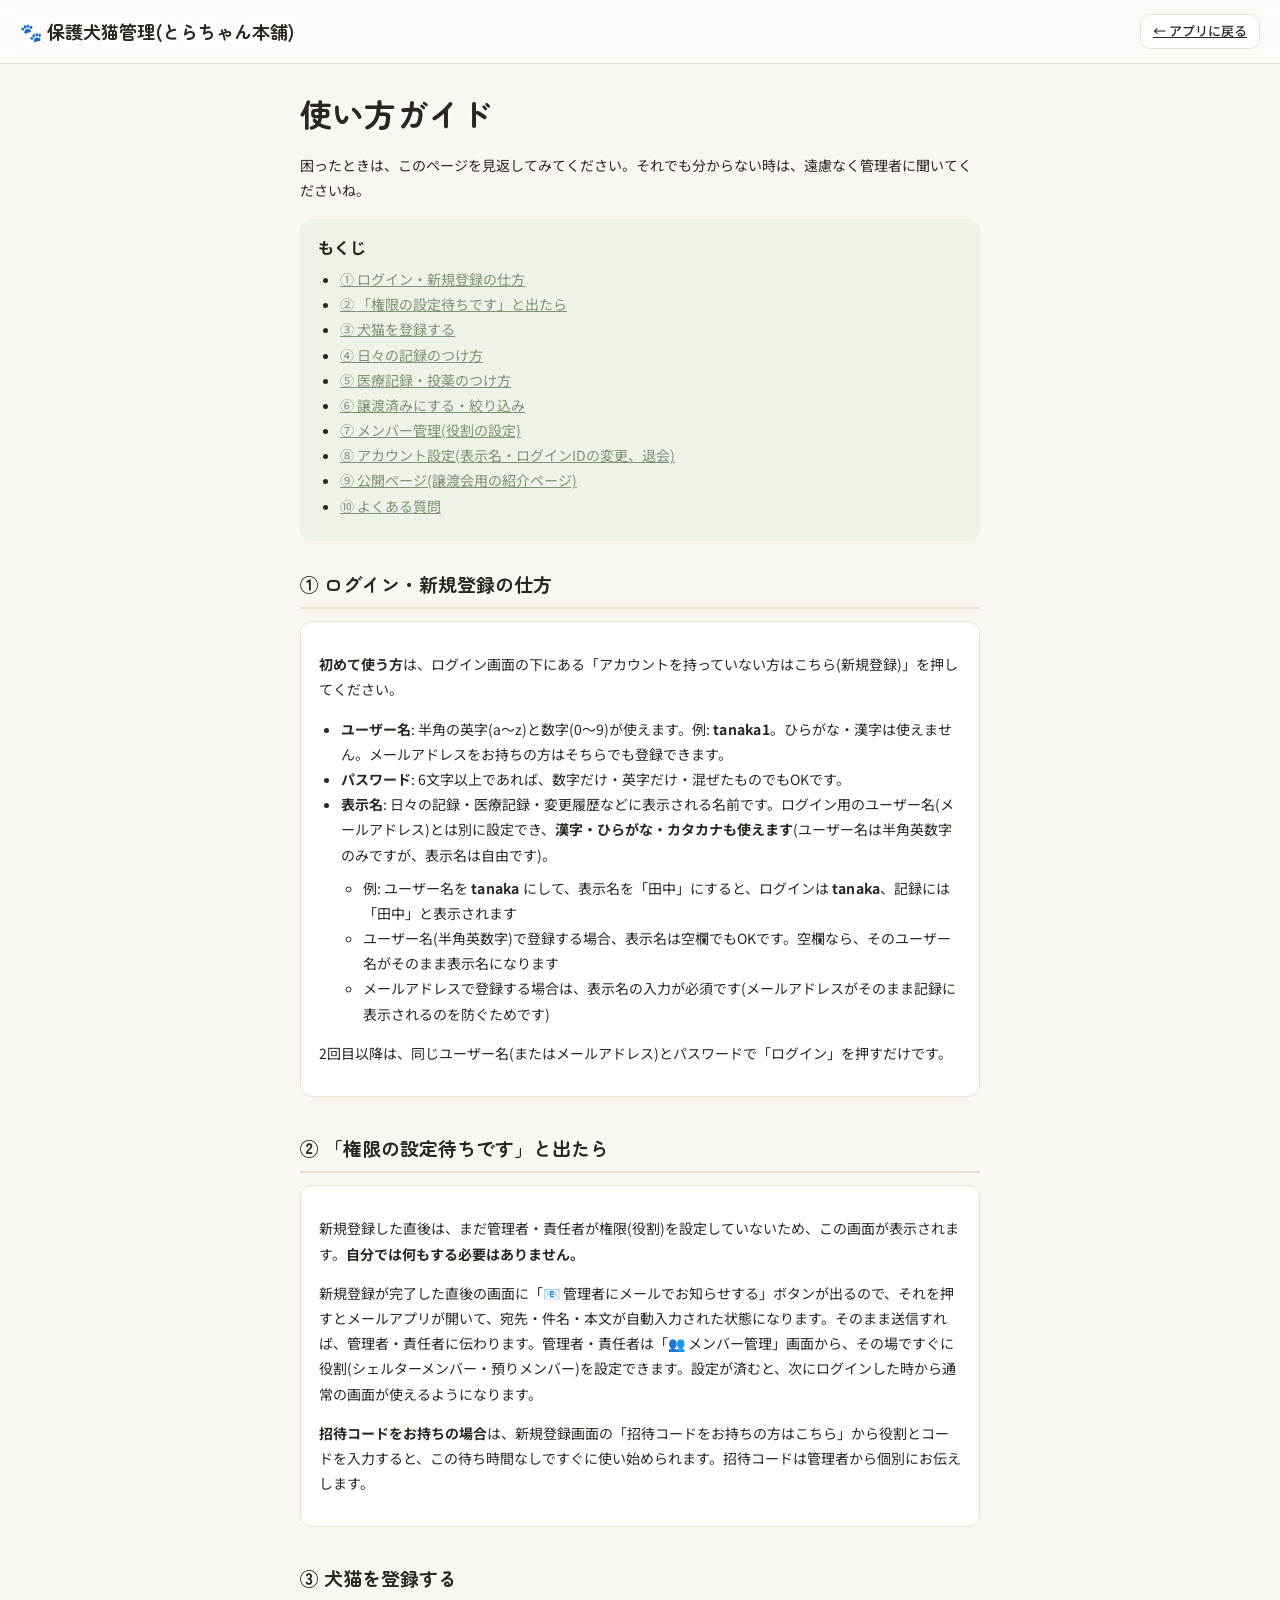
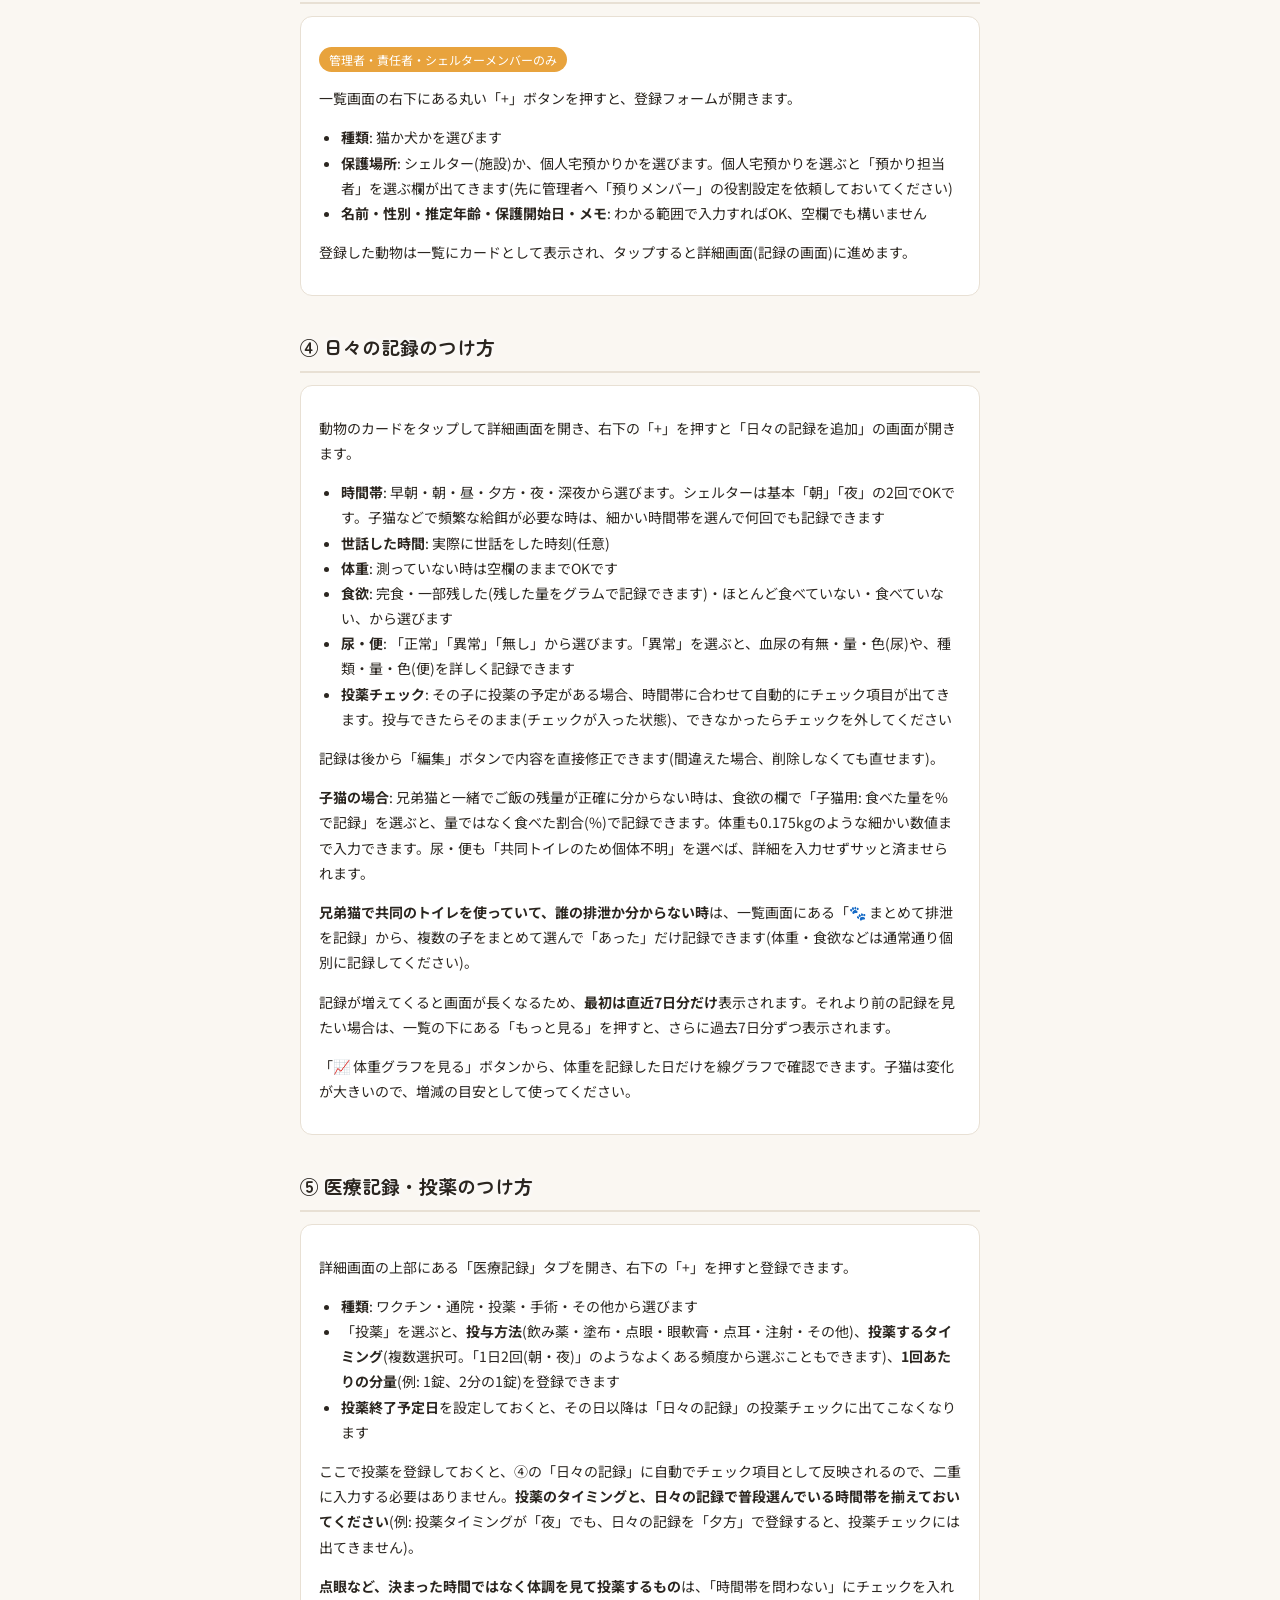
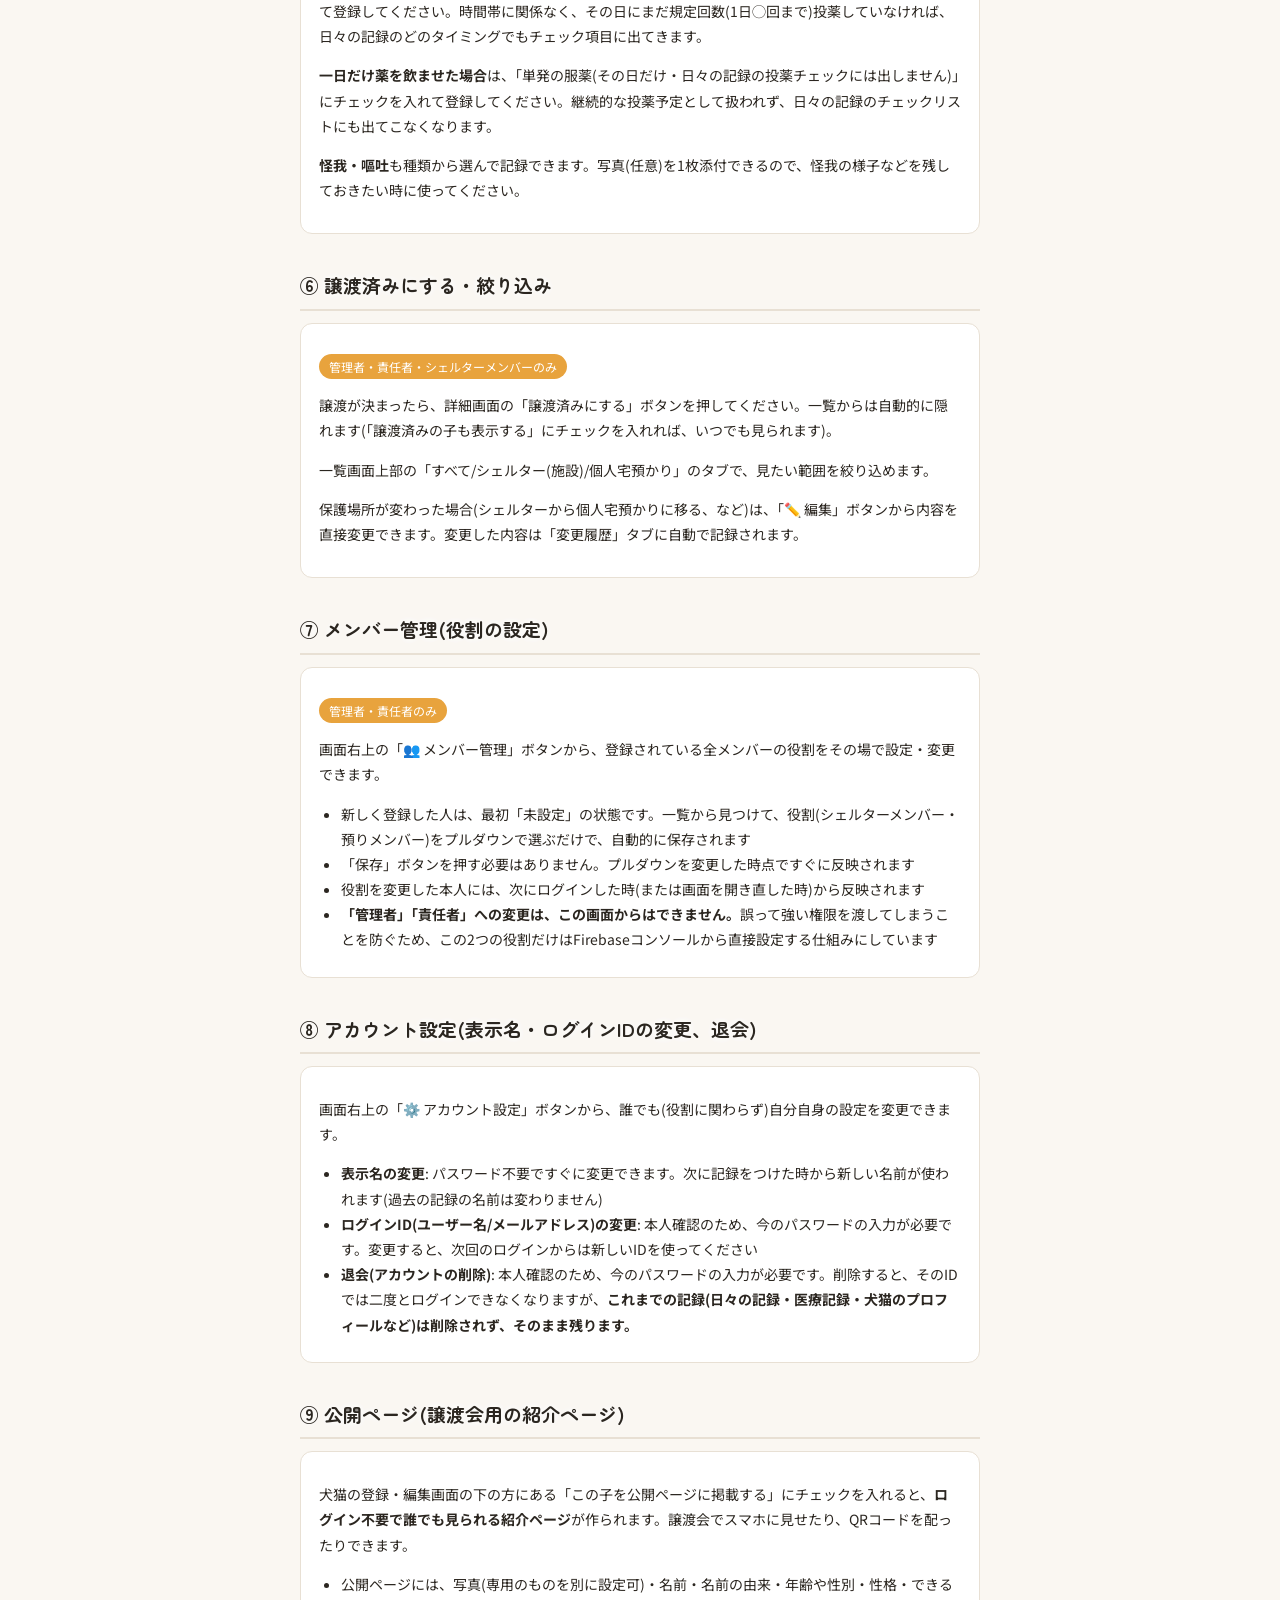
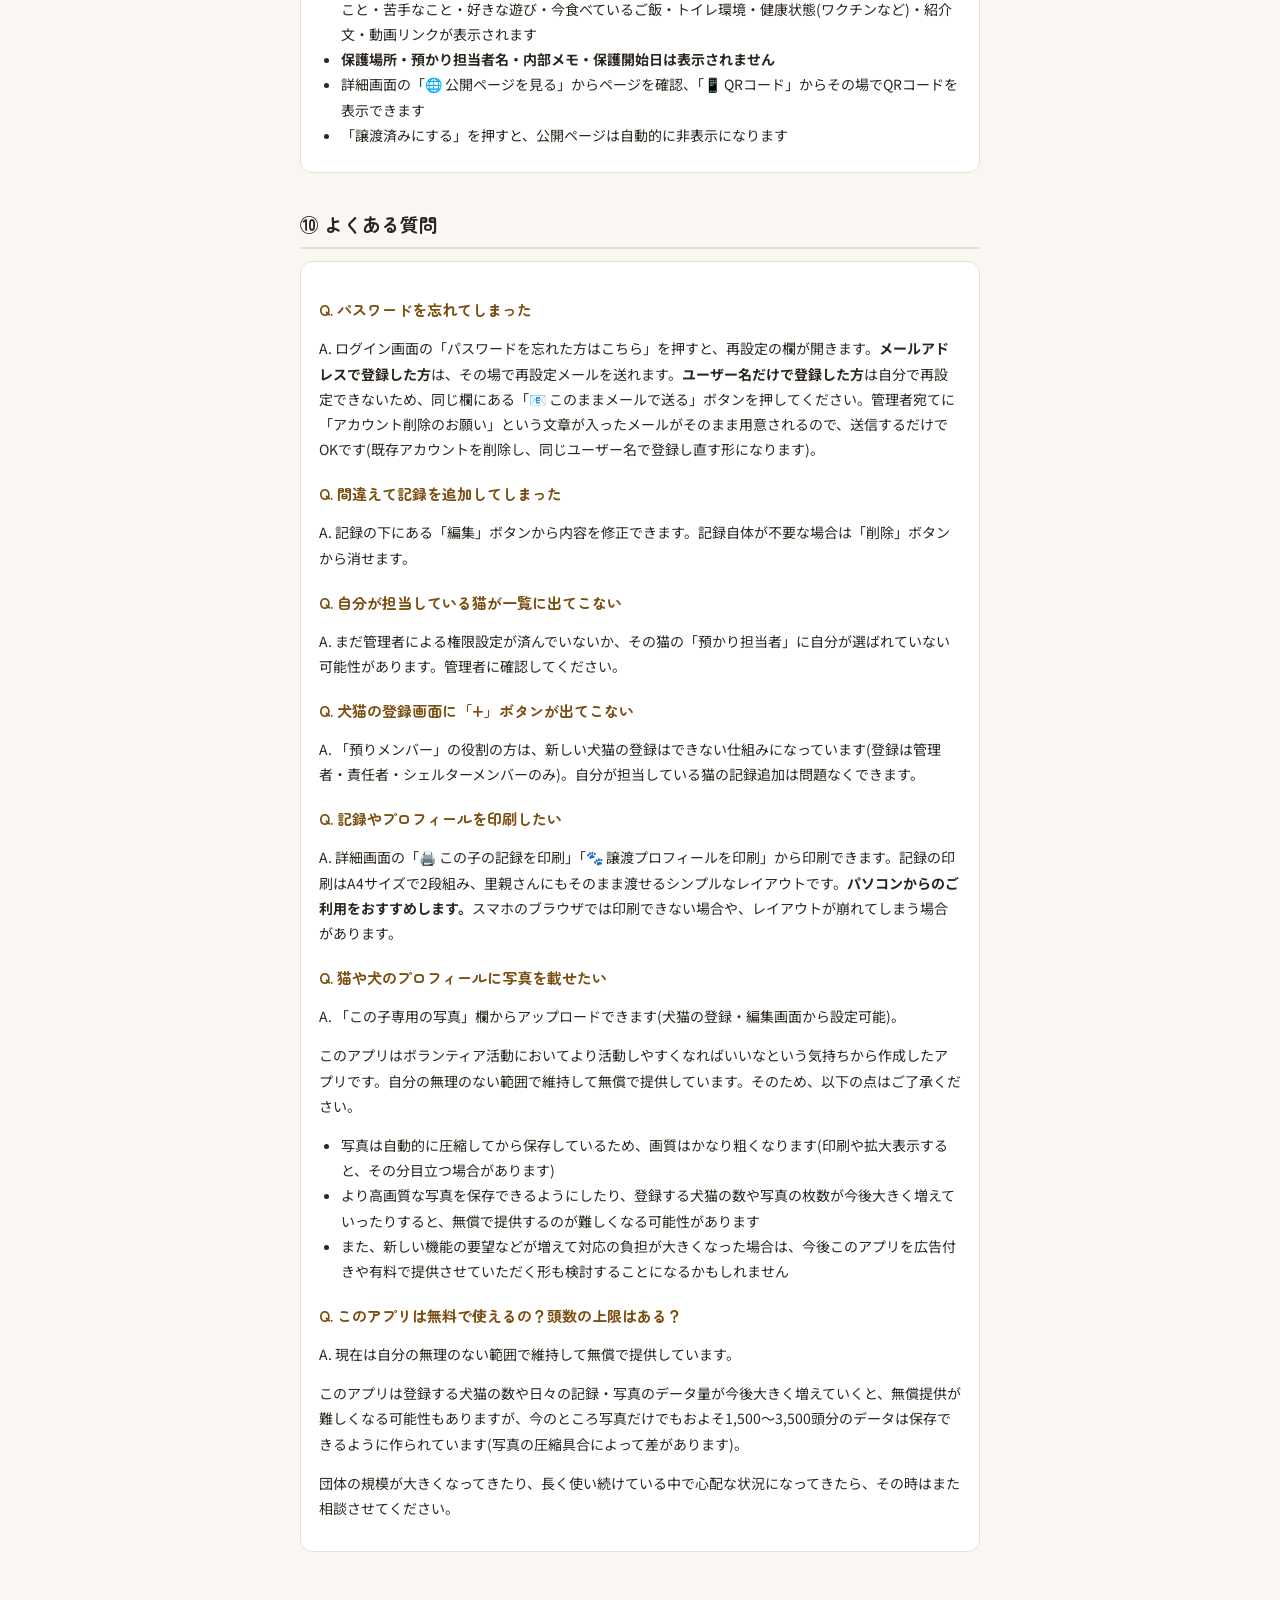
<file: guide.html>
<!DOCTYPE html>
<html lang="ja">
<head>
<meta charset="UTF-8">
<meta name="viewport" content="width=device-width, initial-scale=1.0">
<title id="page-title">使い方ガイド</title>
<link rel="manifest" href="manifest.json">
<meta name="theme-color" content="#ff6996">
<link rel="apple-touch-icon" href="apple-touch-icon.png">
<meta name="apple-mobile-web-app-capable" content="yes">
<meta name="apple-mobile-web-app-title" content="保護ログ">
<link rel="stylesheet" href="style.css?v=1784285985">
<style>
  .guide-container { max-width: 720px; margin: 0 auto; padding: 24px 20px 60px; }
  .guide-container h2 { font-size: 19px; margin-top: 36px; margin-bottom: 12px; padding-bottom: 8px; border-bottom: 2px solid var(--border); }
  .guide-container h2:first-of-type { margin-top: 12px; }
  .guide-container h3 { font-size: 15px; margin-top: 20px; margin-bottom: 8px; color: var(--accent-ink); }
  .guide-container p, .guide-container li { font-size: 14px; color: var(--ink); line-height: 1.8; }
  .guide-container ul, .guide-container ol { padding-left: 22px; margin: 8px 0; }
  .guide-box { background: var(--surface); border: 1px solid var(--border); border-radius: 12px; padding: 16px 18px; margin: 12px 0; }
  .guide-toc { background: var(--sage-bg); border-radius: 12px; padding: 16px 18px; margin: 16px 0 28px; }
  .guide-toc a { color: var(--sage); text-decoration: underline; }
  .guide-toc ul { margin: 6px 0; }
  .role-tag { display:inline-block; font-size:12px; padding:2px 10px; border-radius:999px; background:var(--accent); color:#fff; margin-right:6px; }
  @media (max-width: 640px) {
    .topbar { flex-wrap: wrap; row-gap: 8px; }
  }
</style>
</head>
<body>

<div class="screen">
  <div class="topbar">
    <div class="brand" id="brand-title">🐾 犬猫の健康管理</div>
    <a href="app.html" class="btn btn-outline btn-small">← アプリに戻る</a>
  </div>

  <div class="guide-container">
    <h1>使い方ガイド</h1>
    <p>困ったときは、このページを見返してみてください。それでも分からない時は、遠慮なく管理者に聞いてくださいね。</p>

    <div class="guide-toc">
      <strong>もくじ</strong>
      <ul>
        <li><a href="#login">① ログイン・新規登録の仕方</a></li>
        <li><a href="#pending">② 「権限の設定待ちです」と出たら</a></li>
        <li><a href="#register">③ 犬猫を登録する</a></li>
        <li><a href="#daily">④ 日々の記録のつけ方</a></li>
        <li><a href="#medical">⑤ 医療記録・投薬のつけ方</a></li>
        <li><a href="#adopted">⑥ 譲渡済みにする・絞り込み</a></li>
        <li><a href="#members">⑦ メンバー管理(役割の設定)</a></li>
        <li><a href="#account">⑧ アカウント設定(表示名・ログインIDの変更、退会)</a></li>
        <li><a href="#public">⑨ 公開ページ(譲渡会用の紹介ページ)</a></li>
        <li><a href="#faq">⑩ よくある質問</a></li>
      </ul>
    </div>

    <h2 id="login">① ログイン・新規登録の仕方</h2>
    <div class="guide-box">
      <p><strong>初めて使う方</strong>は、ログイン画面の下にある「アカウントを持っていない方はこちら(新規登録)」を押してください。</p>
      <ul>
        <li><strong>ユーザー名</strong>: 半角の英字(a〜z)と数字(0〜9)が使えます。例: <span class="mono">tanaka1</span>。ひらがな・漢字は使えません。メールアドレスをお持ちの方はそちらでも登録できます。</li>
        <li><strong>パスワード</strong>: 6文字以上であれば、数字だけ・英字だけ・混ぜたものでもOKです。</li>
        <li><strong>表示名</strong>: 日々の記録・医療記録・変更履歴などに表示される名前です。ログイン用のユーザー名(メールアドレス)とは別に設定でき、<strong>漢字・ひらがな・カタカナも使えます</strong>(ユーザー名は半角英数字のみですが、表示名は自由です)。
          <ul>
            <li>例: ユーザー名を <span class="mono">tanaka</span> にして、表示名を「田中」にすると、ログインは <span class="mono">tanaka</span>、記録には「田中」と表示されます</li>
            <li>ユーザー名(半角英数字)で登録する場合、表示名は空欄でもOKです。空欄なら、そのユーザー名がそのまま表示名になります</li>
            <li>メールアドレスで登録する場合は、表示名の入力が必須です(メールアドレスがそのまま記録に表示されるのを防ぐためです)</li>
          </ul>
        </li>
      </ul>
      <p>2回目以降は、同じユーザー名(またはメールアドレス)とパスワードで「ログイン」を押すだけです。</p>
    </div>

    <h2 id="pending">② 「権限の設定待ちです」と出たら</h2>
    <div class="guide-box">
      <p>新規登録した直後は、まだ管理者・責任者が権限(役割)を設定していないため、この画面が表示されます。<strong>自分では何もする必要はありません。</strong></p>
      <p>新規登録が完了した直後の画面に「📧 管理者にメールでお知らせする」ボタンが出るので、それを押すとメールアプリが開いて、宛先・件名・本文が自動入力された状態になります。そのまま送信すれば、管理者・責任者に伝わります。管理者・責任者は「👥 メンバー管理」画面から、その場ですぐに役割(シェルターメンバー・預りメンバー)を設定できます。設定が済むと、次にログインした時から通常の画面が使えるようになります。</p>
      <p><strong>招待コードをお持ちの場合</strong>は、新規登録画面の「招待コードをお持ちの方はこちら」から役割とコードを入力すると、この待ち時間なしですぐに使い始められます。招待コードは管理者から個別にお伝えします。</p>
    </div>

    <h2 id="register">③ 犬猫を登録する</h2>
    <div class="guide-box">
      <p><span class="role-tag">管理者・責任者・シェルターメンバーのみ</span></p>
      <p>一覧画面の右下にある丸い「+」ボタンを押すと、登録フォームが開きます。</p>
      <ul>
        <li><strong>種類</strong>: 猫か犬かを選びます</li>
        <li><strong>保護場所</strong>: シェルター(施設)か、個人宅預かりかを選びます。個人宅預かりを選ぶと「預かり担当者」を選ぶ欄が出てきます(先に管理者へ「預りメンバー」の役割設定を依頼しておいてください)</li>
        <li><strong>名前・性別・推定年齢・保護開始日・メモ</strong>: わかる範囲で入力すればOK、空欄でも構いません</li>
      </ul>
      <p>登録した動物は一覧にカードとして表示され、タップすると詳細画面(記録の画面)に進めます。</p>
    </div>

    <h2 id="daily">④ 日々の記録のつけ方</h2>
    <div class="guide-box">
      <p>動物のカードをタップして詳細画面を開き、右下の「+」を押すと「日々の記録を追加」の画面が開きます。</p>
      <ul>
        <li><strong>時間帯</strong>: 早朝・朝・昼・夕方・夜・深夜から選びます。シェルターは基本「朝」「夜」の2回でOKです。子猫などで頻繁な給餌が必要な時は、細かい時間帯を選んで何回でも記録できます</li>
        <li><strong>世話した時間</strong>: 実際に世話をした時刻(任意)</li>
        <li><strong>体重</strong>: 測っていない時は空欄のままでOKです</li>
        <li><strong>食欲</strong>: 完食・一部残した(残した量をグラムで記録できます)・ほとんど食べていない・食べていない、から選びます</li>
        <li><strong>尿・便</strong>: 「正常」「異常」「無し」から選びます。「異常」を選ぶと、血尿の有無・量・色(尿)や、種類・量・色(便)を詳しく記録できます</li>
        <li><strong>投薬チェック</strong>: その子に投薬の予定がある場合、時間帯に合わせて自動的にチェック項目が出てきます。投与できたらそのまま(チェックが入った状態)、できなかったらチェックを外してください</li>
      </ul>
      <p>記録は後から「編集」ボタンで内容を直接修正できます(間違えた場合、削除しなくても直せます)。</p>
      <p><strong>子猫の場合</strong>: 兄弟猫と一緒でご飯の残量が正確に分からない時は、食欲の欄で「子猫用: 食べた量を%で記録」を選ぶと、量ではなく食べた割合(%)で記録できます。体重も0.175kgのような細かい数値まで入力できます。尿・便も「共同トイレのため個体不明」を選べば、詳細を入力せずサッと済ませられます。</p>
      <p><strong>兄弟猫で共同のトイレを使っていて、誰の排泄か分からない時</strong>は、一覧画面にある「🐾 まとめて排泄を記録」から、複数の子をまとめて選んで「あった」だけ記録できます(体重・食欲などは通常通り個別に記録してください)。</p>
      <p>記録が増えてくると画面が長くなるため、<strong>最初は直近7日分だけ</strong>表示されます。それより前の記録を見たい場合は、一覧の下にある「もっと見る」を押すと、さらに過去7日分ずつ表示されます。</p>
      <p>「📈 体重グラフを見る」ボタンから、体重を記録した日だけを線グラフで確認できます。子猫は変化が大きいので、増減の目安として使ってください。</p>
    </div>

    <h2 id="medical">⑤ 医療記録・投薬のつけ方</h2>
    <div class="guide-box">
      <p>詳細画面の上部にある「医療記録」タブを開き、右下の「+」を押すと登録できます。</p>
      <ul>
        <li><strong>種類</strong>: ワクチン・通院・投薬・手術・その他から選びます</li>
        <li>「投薬」を選ぶと、<strong>投与方法</strong>(飲み薬・塗布・点眼・眼軟膏・点耳・注射・その他)、<strong>投薬するタイミング</strong>(複数選択可。「1日2回(朝・夜)」のようなよくある頻度から選ぶこともできます)、<strong>1回あたりの分量</strong>(例: 1錠、2分の1錠)を登録できます</li>
        <li><strong>投薬終了予定日</strong>を設定しておくと、その日以降は「日々の記録」の投薬チェックに出てこなくなります</li>
      </ul>
      <p>ここで投薬を登録しておくと、④の「日々の記録」に自動でチェック項目として反映されるので、二重に入力する必要はありません。<strong>投薬のタイミングと、日々の記録で普段選んでいる時間帯を揃えておいてください</strong>(例: 投薬タイミングが「夜」でも、日々の記録を「夕方」で登録すると、投薬チェックには出てきません)。</p>
      <p><strong>点眼など、決まった時間ではなく体調を見て投薬するもの</strong>は、「時間帯を問わない」にチェックを入れて登録してください。時間帯に関係なく、その日にまだ規定回数(1日◯回まで)投薬していなければ、日々の記録のどのタイミングでもチェック項目に出てきます。</p>
      <p><strong>一日だけ薬を飲ませた場合</strong>は、「単発の服薬(その日だけ・日々の記録の投薬チェックには出しません)」にチェックを入れて登録してください。継続的な投薬予定として扱われず、日々の記録のチェックリストにも出てこなくなります。</p>
      <p><strong>怪我・嘔吐</strong>も種類から選んで記録できます。写真(任意)を1枚添付できるので、怪我の様子などを残しておきたい時に使ってください。</p>
    </div>

    <h2 id="adopted">⑥ 譲渡済みにする・絞り込み</h2>
    <div class="guide-box">
      <p><span class="role-tag">管理者・責任者・シェルターメンバーのみ</span></p>
      <p>譲渡が決まったら、詳細画面の「譲渡済みにする」ボタンを押してください。一覧からは自動的に隠れます(「譲渡済みの子も表示する」にチェックを入れれば、いつでも見られます)。</p>
      <p>一覧画面上部の「すべて/シェルター(施設)/個人宅預かり」のタブで、見たい範囲を絞り込めます。</p>
      <p>保護場所が変わった場合(シェルターから個人宅預かりに移る、など)は、「✏️ 編集」ボタンから内容を直接変更できます。変更した内容は「変更履歴」タブに自動で記録されます。</p>
    </div>

    <h2 id="members">⑦ メンバー管理(役割の設定)</h2>
    <div class="guide-box">
      <p><span class="role-tag">管理者・責任者のみ</span></p>
      <p>画面右上の「👥 メンバー管理」ボタンから、登録されている全メンバーの役割をその場で設定・変更できます。</p>
      <ul>
        <li>新しく登録した人は、最初「未設定」の状態です。一覧から見つけて、役割(シェルターメンバー・預りメンバー)をプルダウンで選ぶだけで、自動的に保存されます</li>
        <li>「保存」ボタンを押す必要はありません。プルダウンを変更した時点ですぐに反映されます</li>
        <li>役割を変更した本人には、次にログインした時(または画面を開き直した時)から反映されます</li>
        <li><strong>「管理者」「責任者」への変更は、この画面からはできません。</strong>誤って強い権限を渡してしまうことを防ぐため、この2つの役割だけはFirebaseコンソールから直接設定する仕組みにしています</li>
      </ul>
    </div>

    <h2 id="account">⑧ アカウント設定(表示名・ログインIDの変更、退会)</h2>
    <div class="guide-box">
      <p>画面右上の「⚙️ アカウント設定」ボタンから、誰でも(役割に関わらず)自分自身の設定を変更できます。</p>
      <ul>
        <li><strong>表示名の変更</strong>: パスワード不要ですぐに変更できます。次に記録をつけた時から新しい名前が使われます(過去の記録の名前は変わりません)</li>
        <li><strong>ログインID(ユーザー名/メールアドレス)の変更</strong>: 本人確認のため、今のパスワードの入力が必要です。変更すると、次回のログインからは新しいIDを使ってください</li>
        <li><strong>退会(アカウントの削除)</strong>: 本人確認のため、今のパスワードの入力が必要です。削除すると、そのIDでは二度とログインできなくなりますが、<strong>これまでの記録(日々の記録・医療記録・犬猫のプロフィールなど)は削除されず、そのまま残ります。</strong></li>
      </ul>
    </div>

    <h2 id="public">⑨ 公開ページ(譲渡会用の紹介ページ)</h2>
    <div class="guide-box">
      <p>犬猫の登録・編集画面の下の方にある「この子を公開ページに掲載する」にチェックを入れると、<strong>ログイン不要で誰でも見られる紹介ページ</strong>が作られます。譲渡会でスマホに見せたり、QRコードを配ったりできます。</p>
      <ul>
        <li>公開ページには、写真(専用のものを別に設定可)・名前・名前の由来・年齢や性別・性格・できること・苦手なこと・好きな遊び・今食べているご飯・トイレ環境・健康状態(ワクチンなど)・紹介文・動画リンクが表示されます</li>
        <li><strong>保護場所・預かり担当者名・内部メモ・保護開始日は表示されません</strong></li>
        <li>詳細画面の「🌐 公開ページを見る」からページを確認、「📱 QRコード」からその場でQRコードを表示できます</li>
        <li>「譲渡済みにする」を押すと、公開ページは自動的に非表示になります</li>
      </ul>
    </div>

    <h2 id="faq">⑩ よくある質問</h2>
    <div class="guide-box">
      <h3>Q. パスワードを忘れてしまった</h3>
      <p>A. ログイン画面の「パスワードを忘れた方はこちら」を押すと、再設定の欄が開きます。<strong>メールアドレスで登録した方</strong>は、その場で再設定メールを送れます。<strong>ユーザー名だけで登録した方</strong>は自分で再設定できないため、同じ欄にある「📧 このままメールで送る」ボタンを押してください。管理者宛てに「アカウント削除のお願い」という文章が入ったメールがそのまま用意されるので、送信するだけでOKです(既存アカウントを削除し、同じユーザー名で登録し直す形になります)。</p>

      <h3>Q. 間違えて記録を追加してしまった</h3>
      <p>A. 記録の下にある「編集」ボタンから内容を修正できます。記録自体が不要な場合は「削除」ボタンから消せます。</p>

      <h3>Q. 自分が担当している猫が一覧に出てこない</h3>
      <p>A. まだ管理者による権限設定が済んでいないか、その猫の「預かり担当者」に自分が選ばれていない可能性があります。管理者に確認してください。</p>

      <h3>Q. 犬猫の登録画面に「+」ボタンが出てこない</h3>
      <p>A. 「預りメンバー」の役割の方は、新しい犬猫の登録はできない仕組みになっています(登録は管理者・責任者・シェルターメンバーのみ)。自分が担当している猫の記録追加は問題なくできます。</p>

      <h3>Q. 記録やプロフィールを印刷したい</h3>
      <p>A. 詳細画面の「🖨️ この子の記録を印刷」「🐾 譲渡プロフィールを印刷」から印刷できます。記録の印刷はA4サイズで2段組み、里親さんにもそのまま渡せるシンプルなレイアウトです。<strong>パソコンからのご利用をおすすめします。</strong>スマホのブラウザでは印刷できない場合や、レイアウトが崩れてしまう場合があります。</p>

      <h3>Q. 猫や犬のプロフィールに写真を載せたい</h3>
      <p>A. 「この子専用の写真」欄からアップロードできます(犬猫の登録・編集画面から設定可能)。</p>
      <p>このアプリはボランティア活動においてより活動しやすくなればいいなという気持ちから作成したアプリです。自分の無理のない範囲で維持して無償で提供しています。そのため、以下の点はご了承ください。</p>
      <ul>
        <li>写真は自動的に圧縮してから保存しているため、画質はかなり粗くなります(印刷や拡大表示すると、その分目立つ場合があります)</li>
        <li>より高画質な写真を保存できるようにしたり、登録する犬猫の数や写真の枚数が今後大きく増えていったりすると、無償で提供するのが難しくなる可能性があります</li>
        <li>また、新しい機能の要望などが増えて対応の負担が大きくなった場合は、今後このアプリを広告付きや有料で提供させていただく形も検討することになるかもしれません</li>
      </ul>

      <h3>Q. このアプリは無料で使えるの？頭数の上限はある？</h3>
      <p>A. 現在は自分の無理のない範囲で維持して無償で提供しています。</p>
      <p>このアプリは登録する犬猫の数や日々の記録・写真のデータ量が今後大きく増えていくと、無償提供が難しくなる可能性もありますが、今のところ写真だけでもおよそ1,500〜3,500頭分のデータは保存できるように作られています(写真の圧縮具合によって差があります)。</p>
      <p>団体の規模が大きくなってきたり、長く使い続けている中で心配な状況になってきたら、その時はまた相談させてください。</p>
    </div>
  </div>
</div>

<script type="module">
  import { ORG_NAME, APP_TITLE } from "./site-config.js";
  const titleText = ORG_NAME ? `${APP_TITLE}(${ORG_NAME})` : APP_TITLE;
  document.getElementById("brand-title").textContent = `🐾 ${titleText}`;
  document.getElementById("page-title").textContent = `使い方ガイド | ${titleText}`;
</script>
<script>
  if ("serviceWorker" in navigator) {
    window.addEventListener("load", () => {
      navigator.serviceWorker.register("service-worker.js").catch(() => {
        // 登録に失敗しても、通常のWebアプリとしては問題なく動作します
      });
    });
  }
</script>
</body>
</html>
</file>
<file: style.css>
@import url('https://fonts.googleapis.com/css2?family=Zen+Maru+Gothic:wght@500;700&family=Noto+Sans+JP:wght@400;500;700&family=JetBrains+Mono:wght@500&display=swap');

:root {
  --bg: #FAF7F2;
  --surface: #FFFFFF;
  --ink: #2B2620;
  --ink-soft: #6B6055;
  --border: #E8E0D4;
  --accent: #E8A33D;
  --accent-ink: #7A4E10;
  --sage: #7C9473;
  --sage-bg: #EEF2E9;
  --coral: #D9694F;
  --coral-bg: #FBECE7;
  --radius: 14px;
  --shadow: 0 2px 10px rgba(43, 38, 32, 0.06);
}

* { box-sizing: border-box; }

body {
  margin: 0;
  background: var(--bg);
  color: var(--ink);
  font-family: 'Noto Sans JP', sans-serif;
  line-height: 1.6;
  -webkit-font-smoothing: antialiased;
}

h1, h2, h3, .brand {
  font-family: 'Zen Maru Gothic', sans-serif;
  font-weight: 700;
  margin: 0;
  text-shadow: 0 0 6px rgba(255,255,255,0.9), 0 0 10px rgba(255,255,255,0.75), 0 0 14px rgba(255,255,255,0.6);
}

.mono { font-family: 'Noto Sans JP', 'Courier New', monospace; font-weight: 700; letter-spacing: 0.02em; }

a { color: inherit; }

/* ---------- 壁紙: 写真(中央にはっきり表示、文字は白い縁取りで読みやすくする) ---------- */
#wallpaper-img {
  position: fixed;
  top: 65%;
  left: 50%;
  bottom: auto;
  right: auto;
  transform: translate(-50%, -50%);
  width: auto;
  height: auto;
  max-width: min(55vw, 420px);
  max-height: 50vh;
  object-fit: contain;
  border-radius: 20px;
  border: 6px solid #fff;
  box-shadow: 0 8px 28px rgba(43, 38, 32, 0.2);
  opacity: 0.5;
  z-index: -1;
  pointer-events: none;
}

@media (max-width: 640px) {
  #wallpaper-img {
    top: 68%;
    max-width: 70vw;
    max-height: 35vh;
  }
}

.wallpaper-option-photo-thumb {
  width: 100%;
  height: 100%;
  border-radius: 10px;
  object-fit: cover;
}

.wallpaper-upload-input { display: none; }

/* ---------- 壁紙プリセット ---------- */
body.wallpaper-paws {
  background-color: var(--bg);
  background-image: url("data:image/svg+xml,%3Csvg xmlns='http://www.w3.org/2000/svg' width='150' height='150'%3E%3Cg fill='%23C97A1E' fill-opacity='0.22'%3E%3Cellipse cx='75' cy='88' rx='12' ry='14.5'/%3E%3Cellipse cx='59' cy='69' rx='6' ry='8.5'/%3E%3Cellipse cx='92' cy='69' rx='6' ry='8.5'/%3E%3Cellipse cx='50' cy='85' rx='5.3' ry='7'/%3E%3Cellipse cx='100' cy='85' rx='5.3' ry='7'/%3E%3C/g%3E%3C/svg%3E");
}

.wallpaper-picker {
  display: flex;
  gap: 10px;
  flex-wrap: wrap;
  margin-top: 10px;
}

.wallpaper-option {
  width: 76px;
  height: 76px;
  border-radius: 12px;
  border: 2px solid var(--border);
  cursor: pointer;
  display: flex;
  flex-direction: column;
  align-items: center;
  justify-content: center;
  gap: 4px;
  font-size: 22px;
  background: var(--surface);
  text-align: center;
  padding: 4px;
}

.wallpaper-option-label {
  font-size: 10px;
  color: var(--ink-soft);
  line-height: 1.2;
}

.wallpaper-option.selected {
  border-color: var(--accent);
  box-shadow: 0 0 0 2px var(--accent) inset;
}

/* ---------- Layout ---------- */
.screen {
  min-height: 100vh;
  display: flex;
  flex-direction: column;
}

.topbar {
  display: flex;
  align-items: center;
  justify-content: space-between;
  padding: 14px 20px;
  background: rgba(255, 255, 255, 0.45);
  backdrop-filter: blur(6px);
  -webkit-backdrop-filter: blur(6px);
  border-bottom: 1px solid var(--border);
  position: sticky;
  top: 0;
  z-index: 10;
}

.topbar .brand {
  font-size: 18px;
  display: flex;
  align-items: center;
  gap: 8px;
}

.paw {
  display: inline-block;
  width: 20px;
  height: 20px;
}

.container {
  max-width: 640px;
  width: 100%;
  margin: 0 auto;
  padding: 20px;
  flex: 1;
}

/* ---------- Auth screen ---------- */
.auth-wrap {
  min-height: 100vh;
  display: flex;
  align-items: center;
  justify-content: center;
  padding: 24px;
}

.auth-card {
  width: 100%;
  max-width: 380px;
  background: var(--surface);
  border-radius: var(--radius);
  box-shadow: var(--shadow);
  padding: 32px 28px;
  border: 1px solid var(--border);
}

.auth-card h1 {
  font-size: 24px;
  margin-bottom: 4px;
}

.auth-sub {
  color: var(--ink-soft);
  font-size: 13px;
  margin-bottom: 24px;
}

/* ---------- Forms ---------- */
label {
  display: block;
  font-size: 13px;
  font-weight: 500;
  color: var(--ink-soft);
  margin: 14px 0 6px;
}

input, select, textarea {
  width: 100%;
  padding: 10px 12px;
  border: 1px solid var(--border);
  border-radius: 10px;
  background: var(--bg);
  color: var(--ink);
  font-family: inherit;
  font-size: 14px;
}

textarea { resize: vertical; min-height: 60px; }

input:focus, select:focus, textarea:focus {
  outline: 2px solid var(--accent);
  outline-offset: 1px;
}

.btn {
  display: inline-flex;
  align-items: center;
  justify-content: center;
  gap: 6px;
  padding: 11px 18px;
  border-radius: 10px;
  border: none;
  font-family: inherit;
  font-weight: 500;
  font-size: 14px;
  cursor: pointer;
  transition: transform 0.08s ease, opacity 0.15s ease;
}

.btn:active { transform: scale(0.97); }

.btn-primary { background: var(--accent); color: #fff; width: 100%; margin-top: 20px; }
.btn-ghost { background: transparent; color: var(--ink-soft); text-decoration: underline; padding: 8px 0; }
.btn-outline { background: var(--surface); color: var(--ink); border: 1px solid var(--border); }
.btn-small { padding: 6px 12px; font-size: 13px; }
.btn-danger { background: var(--coral-bg); color: var(--coral); }

.label-note {
  font-weight: 400;
  color: var(--ink-soft);
  font-size: 12px;
  margin-left: 4px;
}

.detail-box {
  background: var(--bg);
  border: 1px solid var(--border);
  border-radius: 10px;
  padding: 4px 14px 14px;
  margin-top: 8px;
}

.member-row {
  display: flex;
  align-items: center;
  justify-content: space-between;
  gap: 10px;
  padding: 10px 0;
  border-bottom: 1px solid var(--border);
}

.member-row:last-child { border-bottom: none; }
.member-row .member-name { font-weight: 500; font-size: 14px; }
.member-row select { width: auto; min-width: 140px; }

.med-check-item {
  display: flex;
  align-items: center;
  gap: 8px;
  padding: 8px 0;
  border-bottom: 1px solid var(--border);
  font-size: 14px;
}

.med-check-item:last-child { border-bottom: none; }
.med-check-item input { width: auto; }
.med-check-item .med-label { flex: 1; }

.med-empty-note {
  color: var(--ink-soft);
  font-size: 13px;
  padding: 6px 0;
}

.checkbox-group {
  display: flex;
  flex-wrap: wrap;
  gap: 8px 16px;
  margin-top: 4px;
}

.checkbox-item {
  display: flex;
  align-items: center;
  gap: 6px;
  font-size: 14px;
  font-weight: 400;
  color: var(--ink);
  margin: 0;
  text-shadow: 0 0 6px rgba(255,255,255,0.9), 0 0 10px rgba(255,255,255,0.7);
}

.checkbox-item input {
  width: auto;
}

.hint-text {
  color: var(--ink-soft);
  font-size: 13px;
  line-height: 1.7;
  margin-top: 8px;
}

.error-msg {
  color: var(--coral);
  font-size: 13px;
  margin-top: 10px;
  display: none;
}

/* ---------- Cat list ---------- */
.pending-box {
  max-width: 480px;
  margin: 60px auto;
  background: var(--surface);
  border: 1px solid var(--border);
  border-radius: var(--radius);
  padding: 32px 28px;
  text-align: center;
}

.pending-box h2 { font-size: 18px; margin-bottom: 12px; }
.pending-box p { color: var(--ink-soft); font-size: 14px; }

.pending-username {
  margin-top: 16px;
  font-size: 18px;
  font-weight: 700;
  background: var(--bg);
  border-radius: 10px;
  padding: 10px;
  color: var(--accent-ink);
}

.filter-tabs {
  display: flex;
  gap: 8px;
  margin-top: 12px;
  flex-wrap: wrap;
}

.filter-btn {
  border: 1px solid var(--border);
  background: var(--surface);
  color: var(--ink-soft);
  padding: 6px 14px;
  border-radius: 999px;
  font-size: 13px;
  font-family: inherit;
  cursor: pointer;
}

.filter-btn.active {
  background: var(--accent);
  border-color: var(--accent);
  color: #fff;
}

.location-badge {
  display: inline-block;
  font-size: 11px;
  padding: 2px 8px;
  border-radius: 999px;
  background: var(--sage-bg);
  color: var(--sage);
  margin-left: 6px;
}

.cat-list { display: flex; flex-direction: column; gap: 10px; margin-top: 16px; }

.cat-card {
  display: flex;
  align-items: center;
  gap: 14px;
  background: var(--surface);
  border: 1px solid var(--border);
  border-radius: var(--radius);
  padding: 14px 16px;
  cursor: pointer;
  box-shadow: var(--shadow);
}

.cat-avatar {
  width: 44px;
  height: 44px;
  border-radius: 50%;
  background: var(--sage-bg);
  display: flex;
  align-items: center;
  justify-content: center;
  flex-shrink: 0;
}

.avatar-cat { background: var(--sage-bg); border: 2px solid var(--sage); }
.avatar-dog { background: var(--coral-bg); border: 2px solid var(--coral); }

.cat-card .name { font-family: 'Zen Maru Gothic', sans-serif; font-weight: 700; font-size: 16px; text-shadow: 0 0 6px rgba(255,255,255,0.9), 0 0 10px rgba(255,255,255,0.7); }
.cat-card .meta { font-size: 13px; color: var(--ink); font-weight: 500; margin-top: 2px; }

.section-head {
  display: flex;
  align-items: center;
  justify-content: space-between;
  margin-top: 8px;
}

.empty-state {
  text-align: center;
  padding: 40px 20px;
  color: var(--ink);
  font-size: 14px;
  font-weight: 500;
  text-shadow: 0 0 6px rgba(255,255,255,0.9), 0 0 10px rgba(255,255,255,0.7);
}

/* ---------- Cat detail ---------- */
.back-link {
  font-size: 13px;
  color: var(--ink-soft);
  cursor: pointer;
  display: inline-flex;
  align-items: center;
  gap: 4px;
  margin-bottom: 8px;
}

.cat-header {
  display: flex;
  align-items: center;
  gap: 14px;
  margin: 8px 0 20px;
}

.cat-header .cat-avatar { width: 64px; height: 64px; font-size: 32px; }

.cat-header .name { font-size: 22px; }
.cat-header .meta { color: var(--ink); font-weight: 500; font-size: 14px; }

.detail-actions {
  display: flex;
  gap: 8px;
  flex-wrap: wrap;
  margin-bottom: 16px;
}

.adopted-badge {
  background: var(--border);
  color: var(--ink-soft);
}

.tabs {
  display: flex;
  gap: 4px;
  border-bottom: 1px solid var(--border);
  margin-bottom: 18px;
}

.tab-btn {
  border: none;
  background: none;
  padding: 10px 6px;
  font-family: 'Zen Maru Gothic', sans-serif;
  font-size: 15px;
  font-weight: 700;
  color: var(--ink);
  cursor: pointer;
  position: relative;
  margin-right: 18px;
  text-shadow: 0 0 6px rgba(255,255,255,0.9), 0 0 10px rgba(255,255,255,0.7);
}

.tab-btn.active { color: var(--accent-ink); }

.tab-btn.active::after {
  content: '';
  position: absolute;
  left: 0; right: 0; bottom: -1px;
  height: 3px;
  border-radius: 3px;
  background: var(--accent);
}

.daily-date-header {
  font-family: 'Zen Maru Gothic', sans-serif;
  font-weight: 700;
  font-size: 14px;
  color: var(--accent-ink);
  background: var(--sage-bg);
  border-radius: 8px;
  padding: 5px 12px;
  margin: 16px 0 8px;
  display: inline-block;
}
.daily-total-row {
  display: flex;
  align-items: center;
  justify-content: space-between;
  gap: 10px;
  background: var(--bg);
  border: 1px dashed var(--border);
  border-radius: 8px;
  padding: 8px 12px;
  margin-bottom: 10px;
  font-size: 13px;
  color: var(--ink);
}

.log-card {
  background: var(--surface);
  border: 1px solid var(--border);
  border-radius: 12px;
  padding: 14px 16px;
  margin-bottom: 10px;
}

.log-card .row1 {
  display: flex;
  justify-content: space-between;
  align-items: baseline;
}

.log-card .date { font-weight: 700; font-size: 15px; color: var(--ink); }
.log-card .weight { font-size: 15px; font-weight: 700; color: var(--ink); }
.log-card .detail { font-size: 14px; color: var(--ink); margin-top: 4px; }

.tag {
  display: inline-block;
  font-size: 11px;
  padding: 2px 8px;
  border-radius: 999px;
  font-weight: 500;
}

.tag-vaccine { background: var(--sage-bg); color: var(--sage); }
.tag-hospital { background: var(--coral-bg); color: var(--coral); }
.tag-medication { background: #EFEAF6; color: #7E5FB0; }
.tag-other { background: var(--border); color: var(--ink-soft); }

.fab {
  position: fixed;
  right: 20px;
  bottom: 20px;
  width: 54px;
  height: 54px;
  border-radius: 50%;
  background: var(--accent);
  color: #fff;
  border: none;
  font-size: 26px;
  box-shadow: 0 4px 14px rgba(232, 163, 61, 0.4);
  cursor: pointer;
  display: flex;
  align-items: center;
  justify-content: center;
}

/* ---------- Modal ---------- */
.modal-overlay {
  position: fixed;
  inset: 0;
  background: rgba(43, 38, 32, 0.4);
  display: none;
  align-items: flex-end;
  justify-content: center;
  z-index: 100;
}

.modal-overlay.open { display: flex; }

.modal {
  background: var(--surface);
  width: 100%;
  max-width: 480px;
  border-radius: 20px 20px 0 0;
  padding: 24px 22px 28px;
  max-height: 88vh;
  overflow-y: auto;
}

@media (min-width: 640px) {
  .modal-overlay { align-items: center; }
  .modal { border-radius: 18px; }
}

.modal h3 { font-size: 17px; margin-bottom: 4px; }

.modal-actions {
  display: flex;
  gap: 10px;
  margin-top: 20px;
}

.modal-actions .btn { flex: 1; margin-top: 0; }

.hidden { display: none !important; }

/* ---------- 印刷用スタイル ---------- */
@media print {
  @page {
    size: A4;
    margin: 10mm;
  }

  body { font-size: 12px !important; line-height: 1.5 !important; }

  .topbar, .fab, .back-link, .detail-actions, #print-cat-btn, #print-profile-btn,
  #print-buttons-wrap, #print-hint-text,
  .tabs, .filter-tabs, #show-adopted-toggle,
  .log-card [data-del], .log-card button, .modal-overlay {
    display: none !important;
  }
  body { background: #fff !important; }
  .container { max-width: 100% !important; }

  /* 個人情報保護のため、預かり担当者名は印刷時には表示しない(「個人宅預かり」の表示自体は残します) */
  #detail-foster-name {
    display: none !important;
  }

  /* QRコードだけを印刷するモード(公開ページ用QRコードの「印刷する」ボタンから) */
  body.print-mode-qr .cat-header,
  body.print-mode-qr #public-page-wrap,
  body.print-mode-qr #print-daily-page,
  body.print-mode-qr #tab-daily,
  body.print-mode-qr #tab-medical,
  body.print-mode-qr #tab-history,
  body.print-mode-qr #profile-sheet,
  body.print-mode-qr #wallpaper-img {
    display: none !important;
  }
  #print-qr-page { display: none; }
  body.print-mode-qr #print-qr-page {
    display: block !important;
    text-align: center;
    margin-top: 80px;
  }
  #print-qr-name {
    font-family: 'Zen Maru Gothic', sans-serif;
    font-weight: 700;
    font-size: 28px;
    color: var(--accent-ink);
    margin-bottom: 20px;
  }
  #print-qr-canvas-wrap {
    display: inline-block;
    padding: 16px;
    border: 2px double var(--accent);
    border-radius: 12px;
  }

  /* 「譲渡プロフィールを印刷」を押した時は、プロフィールシートだけ表示する */
  body.print-mode-profile .cat-header,
  body.print-mode-profile #tab-daily,
  body.print-mode-profile #tab-medical,
  body.print-mode-profile #tab-history,
  body.print-mode-profile #wallpaper-img,
  body.print-mode-profile #print-buttons-wrap,
  body.print-mode-profile #print-hint-text {
    display: none !important;
  }
  #profile-sheet { display: none; }
  body.print-mode-profile #profile-sheet { display: block !important; }

  /* ---------- 譲渡プロフィール印刷(今まで通り、可愛らしいレイアウトのまま) ---------- */
  .profile-sheet-inner {
    max-width: 480px;
    margin: 0 auto;
    border: 3px double var(--accent);
    border-radius: 16px;
    padding: 20px;
    text-align: center;
  }
  .profile-photo-wrap { margin-bottom: 10px; }
  #profile-photo { max-width: 100%; max-height: 200mm; border-radius: 12px; border: 3px solid #fff; box-shadow: 0 2px 10px rgba(0,0,0,0.15); }
  .profile-name { font-family: 'Zen Maru Gothic', sans-serif; font-weight: 700; font-size: 22px; color: var(--accent-ink); margin-top: 6px; }
  .profile-meta { font-size: 12px; color: var(--ink-soft); margin-top: 2px; }
  .profile-tags { margin-top: 8px; text-align: left; }
  .profile-tag-badge {
    display: inline-block;
    background: var(--sage-bg);
    color: var(--sage);
    font-size: 10px;
    font-weight: 700;
    padding: 3px 9px;
    border-radius: 999px;
    margin: 2px 3px 2px 0;
  }
  .profile-intro { font-size: 12px; margin: 10px 0; text-align: left; white-space: pre-wrap; }
  .profile-section-title {
    font-family: 'Zen Maru Gothic', sans-serif;
    font-weight: 700;
    font-size: 12px;
    color: var(--accent-ink);
    text-align: left;
    margin-top: 12px;
    padding-top: 8px;
    border-top: 1px dashed var(--border);
  }
  .profile-freetext { font-size: 11px; text-align: left; white-space: pre-wrap; margin-top: 4px; }
  .profile-table { width: 100%; border-collapse: collapse; font-size: 11px; margin-top: 8px; }
  .profile-table td { border: 1px solid var(--border); padding: 4px 8px; text-align: left; }
  .profile-table td:first-child { background: var(--sage-bg); font-weight: 700; width: 40%; }
  .profile-footer { margin-top: 14px; font-family: 'Zen Maru Gothic', sans-serif; color: var(--accent-ink); font-size: 12px; }

  body.print-mode-profile.print-sex-male .profile-sheet-inner { border-color: #7fb8dd; }
  body.print-mode-profile.print-sex-female .profile-sheet-inner { border-color: #e8a3bb; }
  body.print-mode-profile.print-sex-male .profile-name,
  body.print-mode-profile.print-sex-male .profile-footer { color: #3d7ea6; }
  body.print-mode-profile.print-sex-female .profile-name,
  body.print-mode-profile.print-sex-female .profile-footer { color: #c15a80; }

  /* ---------- 記録の印刷(可愛い装飾枠は残しつつ、記録の中身はまとめてシンプルに) ---------- */

  /* 性別で背景色を分ける(オス=水色系、メス=ピンク系) */
  body.print-sex-male { background: #eaf4fb !important; }
  body.print-sex-female { background: #fdeef2 !important; }
  body.print-sex-male .cat-header { border-color: #7fb8dd; }
  body.print-sex-female .cat-header { border-color: #e8a3bb; }
  body.print-sex-male .cat-header::before { color: #3d7ea6; }
  body.print-sex-female .cat-header::before { color: #c15a80; }

  /* 壁紙写真は隠さず、記念写真として配置 */
  #wallpaper-img {
    position: static !important;
    display: block !important;
    margin: 8px auto !important;
    max-width: 140px !important;
    max-height: 140px !important;
    width: auto !important;
    height: auto !important;
    opacity: 1 !important;
    transform: none !important;
    z-index: 1 !important;
  }

  /* かわいい飾り枠(印刷時のみ表示) */
  .cat-header {
    border: 2px double var(--accent);
    border-radius: 10px;
    padding: 10px 12px;
    position: relative;
    margin-top: 14px !important;
    margin-bottom: 14px !important;
  }
  .cat-header::before {
    content: "🐾 ご縁がありますように 🐾";
    display: block;
    position: absolute;
    top: -10px;
    left: 50%;
    transform: translateX(-50%);
    background: #fff;
    padding: 0 8px;
    font-family: 'Zen Maru Gothic', sans-serif;
    font-weight: 700;
    font-size: 10px;
    color: var(--accent-ink);
    white-space: nowrap;
  }
  .cat-avatar { border: 2px solid var(--accent) !important; background: #fff9f0 !important; width: 36px !important; height: 36px !important; font-size: 18px !important; }
  .cat-header .name { font-size: 16px !important; }
  .cat-header .meta { font-size: 10.5px !important; }

  /* 日々の記録タブ本体(1件ずつの詳細)は印刷では使わず、まとめページに差し替える */
  body:not(.print-mode-profile) #tab-daily {
    display: none !important;
  }
  body:not(.print-mode-profile) #print-daily-page {
    display: block !important;
  }

  #print-daily-page {
    display: flex;
    gap: 8mm;
    margin-top: 14px;
    align-items: flex-start;
  }
  .print-card {
    width: 92mm;
    flex-shrink: 0;
  }
  .print-card:first-child {
    border-right: 1px dashed var(--border);
    padding-right: 8mm;
  }
  .print-card-title {
    font-family: 'Zen Maru Gothic', sans-serif;
    font-weight: 700;
    font-size: 12px;
    color: var(--accent-ink);
    margin-bottom: 8px;
    border-bottom: 1px solid var(--border);
    padding-bottom: 4px;
  }

  #print-weight-chart-wrap { margin-bottom: 10px; }
  #print-weight-chart-wrap canvas { width: 100% !important; height: auto !important; }
  .print-summary-empty { font-size: 10px; color: var(--ink-soft); }
  .print-summary-day {
    break-inside: avoid;
    border: 1px solid #e8dfd0;
    border-radius: 6px;
    padding: 6px 8px;
    font-size: 9px;
    line-height: 1.5;
    margin-bottom: 6px;
  }
  .print-summary-date { font-weight: 700; font-size: 10px; color: var(--ink); margin-bottom: 2px; }
  .print-summary-memo { color: var(--ink-soft); }

  .print-blank-note { font-size: 9px; color: var(--ink-soft); margin-bottom: 6px; }
  .print-blank-day {
    break-inside: avoid;
    border-bottom: 1px dashed var(--border);
    padding-bottom: 6px;
    margin-bottom: 8px;
    font-size: 8.5px;
  }
  .print-blank-date { font-weight: 700; font-size: 9.5px; margin-bottom: 3px; }
  .print-blank-mini { width: 100%; border-collapse: collapse; font-size: 8.5px; }
  .print-blank-mini td { border: 1px solid #e8dfd0; padding: 3px 4px; }
  .print-blank-mini td:nth-child(odd) { color: var(--ink-soft); width: 8%; text-align: center; }
  .print-blank-mini td:nth-child(even) { width: 17%; }
  .print-blank-line { margin-top: 3px; }

  /* 医療記録・変更履歴は、日々の記録とは別のページから始める */
  body:not(.print-mode-profile) #tab-medical {
    break-before: page;
  }

  #tab-medical, #tab-history {
    display: block !important;
    margin-top: 16px;
    column-width: 92mm;
    column-gap: 6mm;
    column-rule: 1px dashed var(--border);
  }

  #tab-medical::before { content: "🐾 医療記録"; font-weight: 700; font-size: 13px; display: block; margin-bottom: 8px; color: var(--accent-ink); column-span: all; }
  #tab-history::before { content: "🐾 変更履歴"; font-weight: 700; font-size: 13px; display: block; margin: 16px 0 8px; color: var(--accent-ink); column-span: all; }

  .log-card {
    break-inside: avoid;
    border: 1px solid #e8dfd0;
    border-radius: 6px;
    padding: 7px 9px;
    font-size: 9.5px;
    line-height: 1.45;
    margin-bottom: 8px;
  }
  .log-card .row1 { margin-bottom: 2px; flex-wrap: wrap; }
  .log-card .date, .log-card .weight { font-size: 10px; }
  .log-card .detail { margin-top: 3px; }
  .daily-date-header {
    font-size: 10.5px;
    padding: 2px 8px;
    margin: 10px 0 5px;
    break-after: avoid;
    break-inside: avoid;
  }
}
</file>
